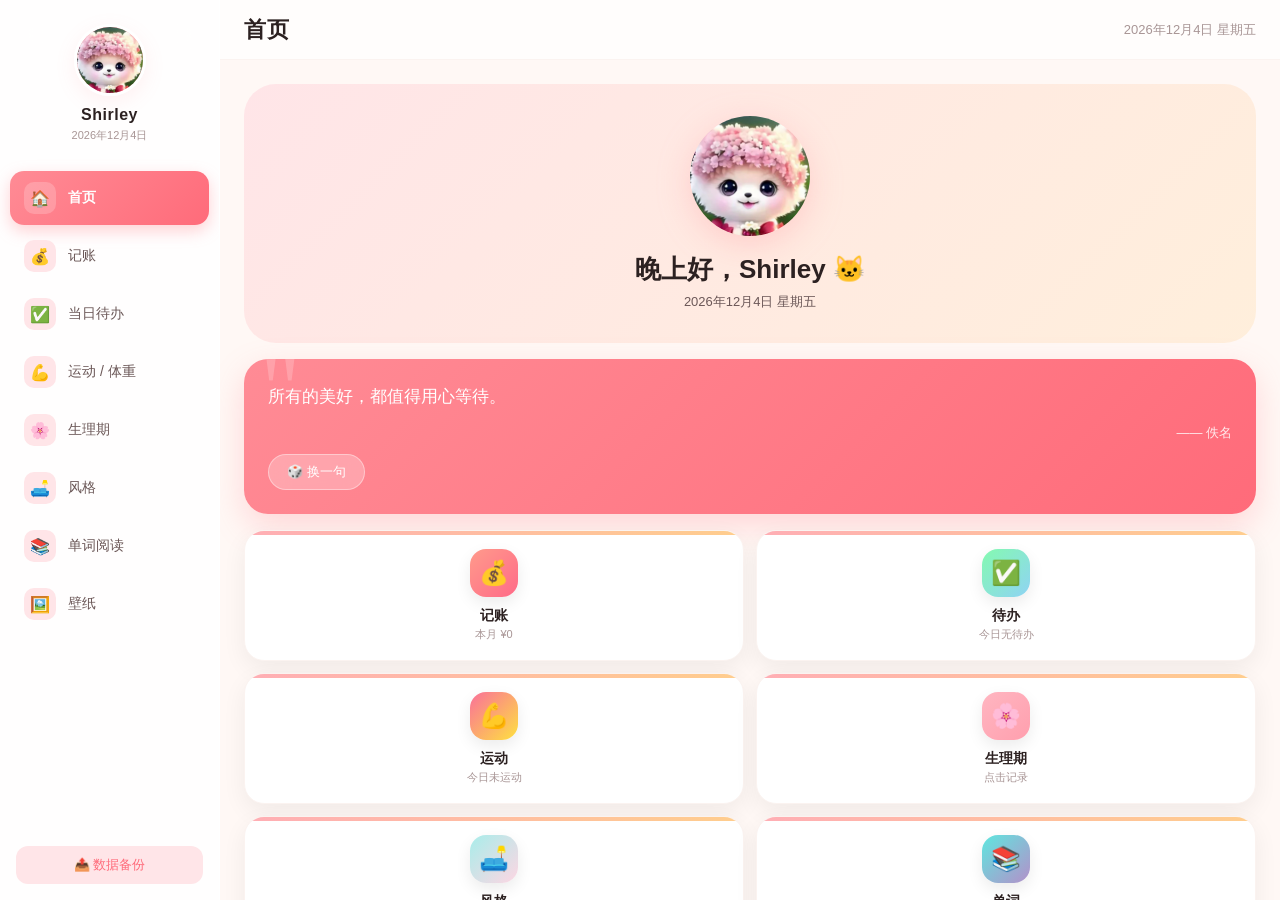
<file: index.html>
<!DOCTYPE html>
<html lang="zh-CN">
<head>
  <meta charset="UTF-8" />
  <meta name="viewport" content="width=device-width, initial-scale=1.0, viewport-fit=cover, maximum-scale=1.0, user-scalable=no" />
  <meta name="apple-mobile-web-app-capable" content="yes" />
  <meta name="mobile-web-app-capable" content="yes" />
  <meta name="apple-mobile-web-app-status-bar-style" content="default" />
  <meta name="apple-mobile-web-app-title" content="Shirley 日记" />
  <meta name="theme-color" content="#7BB5F0" />
  <meta name="description" content="Shirley 的个人综合管理 APP - 记账/待办/运动/生理期/风格/单词/壁纸" />

  <title>Shirley 日记</title>

  <!-- 图标 -->
  <link rel="apple-touch-icon" href="icon-180.png" />
  <link rel="apple-touch-icon" sizes="120x120" href="icon-120.png" />
  <link rel="apple-touch-icon" sizes="167x167" href="icon-167.png" />
  <link rel="apple-touch-icon" sizes="180x180" href="icon-180.png" />
  <link rel="icon" type="image/png" sizes="192x192" href="icon-192.png" />
  <link rel="icon" type="image/png" sizes="512x512" href="icon-512.png" />

  <!-- PWA -->
  <link rel="manifest" href="manifest.json" />
  <link rel="stylesheet" href="styles.css" />
</head>
<body>

  <!-- ===== 左侧导航栏 ===== -->
  <nav class="sidebar" id="sidebar">
    <div class="sidebar-header">
      <div class="sidebar-avatar">
        <img src="icon-180.png" alt="猫猫" />
      </div>
      <div class="sidebar-name">Shirley</div>
      <div class="sidebar-date" id="nav-date"></div>
    </div>

    <ul class="nav-list">
      <li class="nav-item active" data-page="home">
        <span class="nav-icon">🏠</span>
        <span class="nav-text">首页</span>
      </li>
      <li class="nav-item" data-page="finance">
        <span class="nav-icon">💰</span>
        <span class="nav-text">记账</span>
      </li>
      <li class="nav-item" data-page="todo">
        <span class="nav-icon">✅</span>
        <span class="nav-text">当日待办</span>
      </li>
      <li class="nav-item" data-page="fitness">
        <span class="nav-icon">💪</span>
        <span class="nav-text">运动 / 体重</span>
      </li>
      <li class="nav-item" data-page="period">
        <span class="nav-icon">🌸</span>
        <span class="nav-text">生理期</span>
      </li>
      <li class="nav-item" data-page="style">
        <span class="nav-icon">🛋️</span>
        <span class="nav-text">风格</span>
      </li>
      <li class="nav-item" data-page="words">
        <span class="nav-icon">📚</span>
        <span class="nav-text">单词阅读</span>
      </li>
      <li class="nav-item" data-page="wallpaper">
        <span class="nav-icon">🖼️</span>
        <span class="nav-text">壁纸</span>
      </li>
    </ul>

    <div class="sidebar-footer">
      <button class="btn-backup" id="btn-backup">📤 数据备份</button>
    </div>
  </nav>

  <!-- 侧边栏遮罩（移动端） -->
  <div class="sidebar-overlay" id="sidebar-overlay"></div>

  <!-- ===== 主内容区 ===== -->
  <main class="main-content">
    <header class="main-header">
      <button class="menu-toggle" id="menu-toggle">☰</button>
      <h1 class="page-title" id="page-title">首页</h1>
      <span class="header-date" id="header-date"></span>
    </header>

    <div class="page-container" id="page-container">
      <!-- 各页面动态渲染 -->
    </div>
  </main>

  <!-- ===== 首页动态小猫 SVG（定义在 body 层，首页引用） ===== -->
  <script src="app.js"></script>
  <script>
    // ===== 强制清理旧 Service Worker 和缓存，再注册新的 =====
    if ('serviceWorker' in navigator) {
      async function cleanAndRegisterSW() {
        try {
          // 1. 注销所有已注册的 Service Worker
          const regs = await navigator.serviceWorker.getRegistrations();
          for (const reg of regs) {
            await reg.unregister();
            console.log('已注销旧 SW:', reg.scope);
          }
          // 2. 清理所有缓存
          if ('caches' in window) {
            const names = await caches.keys();
            for (const name of names) {
              await caches.delete(name);
              console.log('已删除旧缓存:', name);
            }
          }
        } catch (e) {
          console.warn('清理旧缓存失败:', e);
        }
        // 3. 重新注册新的 Service Worker
        try {
          await navigator.serviceWorker.register('./sw.js');
          console.log('新 SW 注册成功');
        } catch (err) {
          console.warn('SW 注册失败:', err);
        }
      }
      window.addEventListener('load', cleanAndRegisterSW);
    }
  </script>
</body>
</html>
</file>
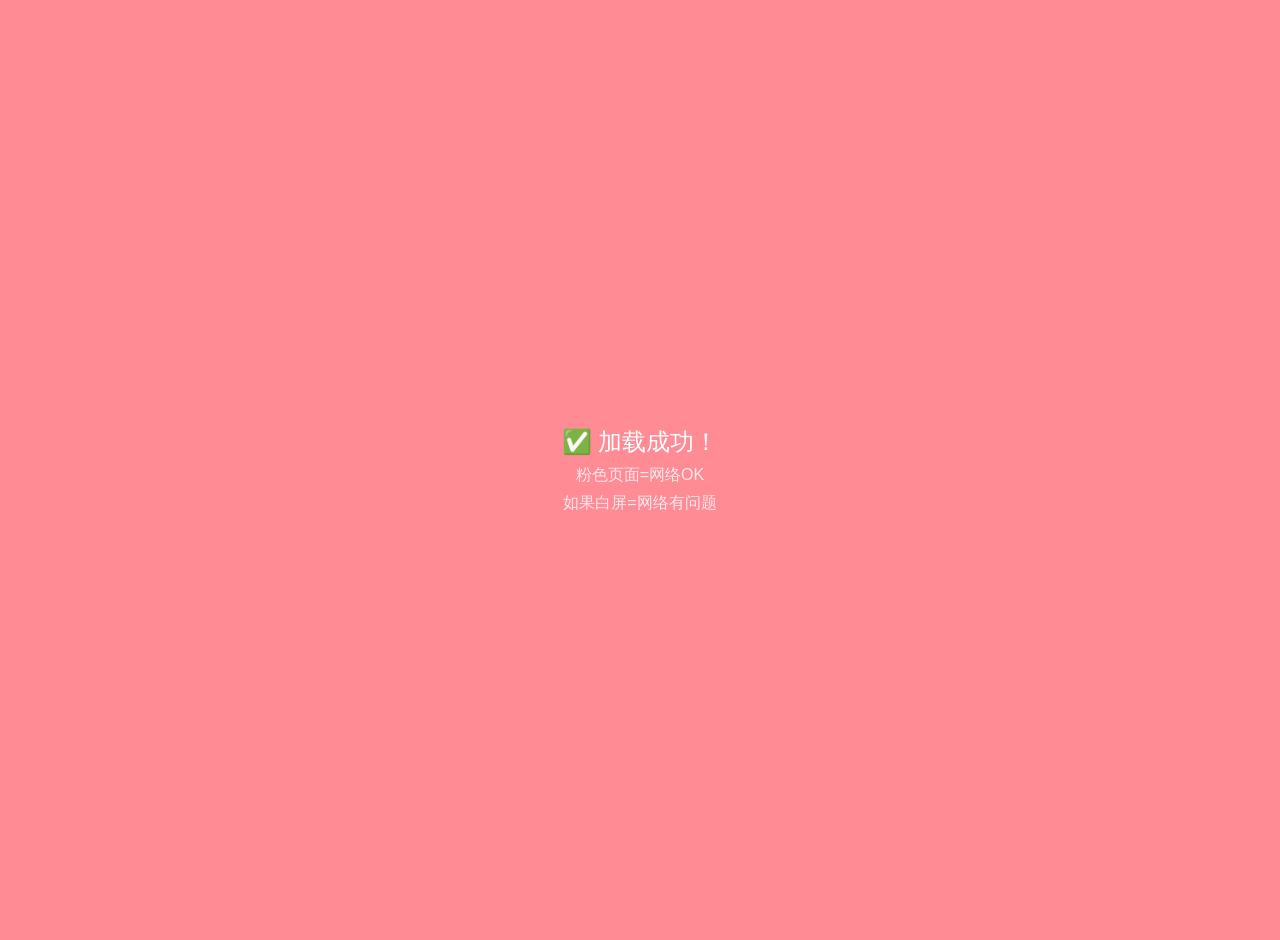
<file: test.html>
<!DOCTYPE html><html><head><meta charset="UTF-8"><meta name="viewport" content="width=device-width,initial-scale=1.0"><title>Test</title><style>body{background:#FF8B95;color:white;font-size:24px;display:flex;align-items:center;justify-content:center;height:100vh;font-family:sans-serif;text-align:center;padding:20px;margin:0;}</style></head><body><div>✅ 加载成功！<br><small style="font-size:16px;opacity:0.8;">粉色页面=网络OK<br>如果白屏=网络有问题</small></div></body></html>
</file>
<file: styles.css>
/* ========================================
   Shirley 日记 - 小红书精致风样式
   配色：粉/米/暖色调，匹配花环小猫主题
   ======================================== */

/* ===== 基础重置 ===== */
* { margin: 0; padding: 0; box-sizing: border-box; -webkit-tap-highlight-color: transparent; }

:root {
  --primary: #FF8B95;            /* 樱花粉 */
  --primary-dark: #FF6B7A;
  --primary-light: #FFB7BD;
  --primary-pale: #FFE5E8;
  --accent: #FFB85C;             /* 暖橙 */
  --accent-light: #FFD9A0;
  --bg-main: #FFF8F5;            /* 暖米白 */
  --bg-card: #FFFFFF;
  --bg-soft: #FFF0EB;
  --text-primary: #2C2121;
  --text-secondary: #6B5757;
  --text-tertiary: #A89595;
  --text-light: #D9CDCD;
  --border: #F5E8E5;
  --border-light: #FBF3F0;
  --success: #6FCF97;
  --warning: #F2C94C;
  --danger: #EB5757;
  --radius-sm: 12px;
  --radius-md: 16px;
  --radius-lg: 20px;
  --radius-xl: 24px;
  --radius-2xl: 32px;
  --shadow-sm: 0 2px 12px rgba(255, 139, 149, 0.08);
  --shadow-md: 0 6px 20px rgba(255, 139, 149, 0.12);
  --shadow-lg: 0 12px 32px rgba(255, 139, 149, 0.16);
  --shadow-card: 0 8px 24px rgba(0, 0, 0, 0.06);
  --shadow-card-hover: 0 12px 32px rgba(0, 0, 0, 0.1);
  --sidebar-w: 220px;
  --header-h: 60px;
}

html, body {
  height: 100%;
  font-family: -apple-system, BlinkMacSystemFont, "PingFang SC", "Helvetica Neue", "Microsoft YaHei", sans-serif;
  font-size: 15px;
  color: var(--text-primary);
  overflow: hidden;
  background: var(--bg-main);
  -webkit-font-smoothing: antialiased;
  transition: background 0.5s ease;
}

/* 壁纸模式 */
body.has-wallpaper {
  background-size: cover;
  background-position: center;
  background-attachment: fixed;
}
body.has-wallpaper::before {
  content: '';
  position: fixed;
  inset: 0;
  background: rgba(255, 248, 245, 0.7);
  z-index: 0;
  backdrop-filter: blur(8px);
  -webkit-backdrop-filter: blur(8px);
}
body.has-wallpaper .sidebar,
body.has-wallpaper .main-content {
  position: relative;
  z-index: 1;
}

/* ===== 布局 ===== */
.sidebar {
  width: var(--sidebar-w);
  height: 100vh;
  height: 100dvh;
  background: rgba(255, 255, 255, 0.85);
  backdrop-filter: blur(20px);
  -webkit-backdrop-filter: blur(20px);
  border-right: 1px solid rgba(255, 255, 255, 0.6);
  display: flex;
  flex-direction: column;
  position: fixed;
  top: 0;
  left: 0;
  z-index: 100;
  transition: transform 0.3s cubic-bezier(0.4, 0, 0.2, 1);
}

.main-content {
  margin-left: var(--sidebar-w);
  height: 100vh;
  height: 100dvh;
  display: flex;
  flex-direction: column;
  min-width: 0;
}

/* ===== 侧边栏 ===== */
.sidebar-header {
  padding: 24px 16px 16px;
  text-align: center;
}

.sidebar-avatar {
  width: 72px;
  height: 72px;
  border-radius: 50%;
  background: linear-gradient(135deg, var(--primary), var(--primary-light));
  display: flex;
  align-items: center;
  justify-content: center;
  margin: 0 auto 10px;
  box-shadow: var(--shadow-md);
  overflow: hidden;
  border: 3px solid white;
}

.sidebar-avatar img {
  width: 100%;
  height: 100%;
  object-fit: cover;
}

.sidebar-name {
  font-size: 16px;
  font-weight: 700;
  color: var(--text-primary);
  letter-spacing: 0.5px;
}

.sidebar-date {
  font-size: 11px;
  color: var(--text-tertiary);
  margin-top: 4px;
  font-weight: 500;
}

.nav-list {
  list-style: none;
  flex: 1;
  overflow-y: auto;
  padding: 12px 10px;
}

.nav-item {
  display: flex;
  align-items: center;
  gap: 12px;
  padding: 11px 14px;
  border-radius: 14px;
  cursor: pointer;
  transition: all 0.2s;
  color: var(--text-secondary);
  font-size: 14px;
  font-weight: 500;
  margin-bottom: 4px;
}

.nav-item:hover {
  background: var(--primary-pale);
  color: var(--primary);
}

.nav-item.active {
  background: linear-gradient(135deg, var(--primary), var(--primary-dark));
  color: white;
  font-weight: 600;
  box-shadow: 0 6px 16px rgba(255, 139, 149, 0.4);
}

.nav-item.active .nav-icon {
  background: rgba(255, 255, 255, 0.2);
}

.nav-icon {
  width: 32px;
  height: 32px;
  display: flex;
  align-items: center;
  justify-content: center;
  font-size: 16px;
  flex-shrink: 0;
  border-radius: 10px;
  background: var(--primary-pale);
  transition: all 0.2s;
}

.sidebar-footer {
  padding: 12px 16px 16px;
}

.btn-backup {
  width: 100%;
  padding: 10px;
  background: var(--primary-pale);
  border: none;
  border-radius: 12px;
  font-size: 13px;
  color: var(--primary-dark);
  cursor: pointer;
  transition: all 0.2s;
  font-weight: 500;
}

.btn-backup:hover {
  background: var(--primary);
  color: white;
}

/* ===== 主头部 ===== */
.main-header {
  height: var(--header-h);
  display: flex;
  align-items: center;
  padding: 0 24px;
  background: rgba(255, 255, 255, 0.7);
  backdrop-filter: blur(20px);
  -webkit-backdrop-filter: blur(20px);
  border-bottom: 1px solid var(--border-light);
  gap: 12px;
  flex-shrink: 0;
  position: sticky;
  top: 0;
  z-index: 50;
}

.menu-toggle {
  display: none;
  background: var(--primary-pale);
  border: none;
  font-size: 20px;
  cursor: pointer;
  color: var(--primary);
  padding: 8px 12px;
  border-radius: 10px;
}

.page-title {
  font-size: 22px;
  font-weight: 800;
  color: var(--text-primary);
  flex: 1;
  letter-spacing: 0.5px;
}

.header-date {
  font-size: 13px;
  color: var(--text-tertiary);
  font-weight: 500;
}

.page-container {
  flex: 1;
  overflow-y: auto;
  padding: 24px;
  -webkit-overflow-scrolling: touch;
}

/* 页面切换动画 */
.page-container > div {
  animation: fadeIn 0.4s ease;
}

@keyframes fadeIn {
  from { opacity: 0; transform: translateY(10px); }
  to { opacity: 1; transform: translateY(0); }
}

/* ===== 通用组件 ===== */
.card {
  background: var(--bg-card);
  border-radius: var(--radius-xl);
  padding: 20px;
  box-shadow: var(--shadow-card);
  margin-bottom: 16px;
  border: 1px solid var(--border-light);
}

.card-title {
  font-size: 17px;
  font-weight: 700;
  margin-bottom: 16px;
  color: var(--text-primary);
  display: flex;
  align-items: center;
  gap: 8px;
  letter-spacing: 0.3px;
}

.btn {
  background: linear-gradient(135deg, var(--primary), var(--primary-dark));
  color: white;
  border: none;
  padding: 11px 20px;
  border-radius: 14px;
  font-size: 14px;
  font-weight: 600;
  cursor: pointer;
  transition: all 0.2s;
  display: inline-flex;
  align-items: center;
  gap: 6px;
  box-shadow: 0 4px 12px rgba(255, 139, 149, 0.3);
}

.btn:hover { transform: translateY(-1px); box-shadow: 0 6px 16px rgba(255, 139, 149, 0.4); }
.btn:active { transform: scale(0.97); }

.btn-secondary {
  background: var(--bg-soft);
  color: var(--text-primary);
  box-shadow: none;
}
.btn-secondary:hover { background: var(--primary-pale); color: var(--primary); }

.btn-danger { background: var(--danger); }
.btn-sm { padding: 7px 14px; font-size: 12px; }

.input, select.input {
  width: 100%;
  padding: 12px 16px;
  border: 1.5px solid var(--border);
  border-radius: 14px;
  font-size: 14px;
  background: var(--bg-card);
  color: var(--text-primary);
  outline: none;
  transition: all 0.2s;
  font-family: inherit;
}

.input:focus {
  border-color: var(--primary);
  background: var(--primary-pale);
  box-shadow: 0 0 0 4px rgba(255, 139, 149, 0.12);
}

.input-row {
  display: flex;
  gap: 10px;
  margin-bottom: 12px;
  flex-wrap: wrap;
}

.input-group {
  display: flex;
  flex-direction: column;
  gap: 6px;
  flex: 1;
  min-width: 120px;
}

.input-group label {
  font-size: 12px;
  color: var(--text-tertiary);
  font-weight: 600;
}

.tag {
  display: inline-flex;
  align-items: center;
  padding: 6px 14px;
  border-radius: 20px;
  font-size: 12px;
  background: var(--bg-soft);
  color: var(--text-secondary);
  cursor: pointer;
  transition: all 0.2s;
  border: 1.5px solid transparent;
  font-weight: 500;
}

.tag:hover { border-color: var(--primary); color: var(--primary); }
.tag.active {
  background: linear-gradient(135deg, var(--primary), var(--primary-dark));
  color: white;
  font-weight: 600;
  box-shadow: 0 4px 12px rgba(255, 139, 149, 0.3);
}

.list-item {
  display: flex;
  align-items: center;
  gap: 12px;
  padding: 14px 0;
  border-bottom: 1px solid var(--border-light);
}

.list-item:last-child { border-bottom: none; }

.empty-state {
  text-align: center;
  padding: 40px 16px;
  color: var(--text-tertiary);
}

.empty-state-icon { font-size: 48px; margin-bottom: 12px; opacity: 0.5; }
.empty-state-text { font-size: 13px; }

/* ===== 首页：小红书风格 ===== */
.home-hero {
  text-align: center;
  padding: 32px 20px 24px;
  background: linear-gradient(135deg, var(--primary-pale), rgba(255, 217, 160, 0.3));
  border-radius: var(--radius-2xl);
  margin-bottom: 16px;
  position: relative;
  overflow: hidden;
}

.home-hero::before {
  content: '';
  position: absolute;
  top: -50%;
  right: -30%;
  width: 250px;
  height: 250px;
  background: radial-gradient(circle, rgba(255, 184, 92, 0.3) 0%, transparent 70%);
}

.home-hero::after {
  content: '';
  position: absolute;
  bottom: -50%;
  left: -30%;
  width: 200px;
  height: 200px;
  background: radial-gradient(circle, rgba(255, 139, 149, 0.2) 0%, transparent 70%);
}

.cat-svg {
  width: 140px;
  height: 140px;
  margin: 0 auto 16px;
  display: block;
  filter: drop-shadow(0 8px 16px rgba(255, 139, 149, 0.3));
  position: relative;
  z-index: 1;
}

@keyframes catSway {
  0%, 100% { transform: rotate(-3deg); }
  50% { transform: rotate(3deg); }
}

.cat-body {
  transform-origin: center bottom;
  animation: catSway 3s ease-in-out infinite;
}

@keyframes blink {
  0%, 90%, 100% { transform: scaleY(1); }
  93%, 97% { transform: scaleY(0.1); }
}

.cat-eye-left, .cat-eye-right {
  transform-origin: center;
  animation: blink 4s infinite;
}

@keyframes tailWag {
  0%, 100% { transform: rotate(0deg); }
  50% { transform: rotate(15deg); }
}

.cat-tail {
  transform-origin: bottom center;
  animation: tailWag 2s ease-in-out infinite;
}

.home-greeting {
  font-size: 26px;
  font-weight: 800;
  color: var(--text-primary);
  margin-bottom: 6px;
  position: relative;
  z-index: 1;
}

.home-date {
  font-size: 13px;
  color: var(--text-secondary);
  margin-bottom: 8px;
  font-weight: 500;
  position: relative;
  z-index: 1;
}

/* 名言卡片 */
.quote-card {
  background: linear-gradient(135deg, var(--primary), var(--primary-dark));
  border-radius: var(--radius-xl);
  padding: 24px;
  color: white;
  box-shadow: 0 12px 32px rgba(255, 139, 149, 0.3);
  margin: 16px 0;
  position: relative;
  overflow: hidden;
}

.quote-card::before {
  content: '"';
  position: absolute;
  top: -20px;
  left: 16px;
  font-size: 100px;
  font-family: Georgia, serif;
  opacity: 0.2;
  line-height: 1;
}

.quote-text {
  font-size: 17px;
  line-height: 1.7;
  margin-bottom: 12px;
  position: relative;
  z-index: 1;
  font-weight: 500;
}

.quote-source {
  font-size: 13px;
  opacity: 0.85;
  text-align: right;
  font-weight: 500;
}

.quote-refresh {
  background: rgba(255,255,255,0.25);
  border: 1px solid rgba(255,255,255,0.4);
  color: white;
  padding: 8px 18px;
  border-radius: 20px;
  font-size: 13px;
  cursor: pointer;
  margin-top: 12px;
  transition: all 0.2s;
  font-weight: 500;
  backdrop-filter: blur(10px);
}

.quote-refresh:hover { background: rgba(255,255,255,0.35); }

/* 首页快捷入口 - 双列卡片 */
.quick-grid {
  display: grid;
  grid-template-columns: 1fr 1fr;
  gap: 12px;
}

.quick-tile {
  background: var(--bg-card);
  border-radius: var(--radius-lg);
  padding: 18px 14px;
  text-align: center;
  cursor: pointer;
  transition: all 0.3s;
  box-shadow: var(--shadow-card);
  border: 1px solid var(--border-light);
  position: relative;
  overflow: hidden;
}

.quick-tile::before {
  content: '';
  position: absolute;
  top: 0;
  left: 0;
  right: 0;
  height: 4px;
  background: linear-gradient(90deg, var(--primary), var(--accent));
  opacity: 0.7;
}

.quick-tile:hover {
  transform: translateY(-3px);
  box-shadow: var(--shadow-card-hover);
}
.quick-tile:active { transform: scale(0.96); }

.quick-icon {
  width: 48px;
  height: 48px;
  border-radius: 16px;
  display: flex;
  align-items: center;
  justify-content: center;
  font-size: 24px;
  margin: 0 auto 10px;
  box-shadow: 0 6px 16px rgba(0, 0, 0, 0.08);
}

.quick-name {
  font-size: 14px;
  color: var(--text-primary);
  font-weight: 600;
  margin-bottom: 2px;
}

.quick-stat {
  font-size: 11px;
  color: var(--text-tertiary);
  font-weight: 500;
}

/* ===== 记账模块 ===== */
.finance-summary {
  display: grid;
  grid-template-columns: 1fr 1fr 1fr;
  gap: 12px;
  margin-bottom: 16px;
}

.summary-card {
  background: var(--bg-card);
  border-radius: var(--radius-lg);
  padding: 16px 12px;
  box-shadow: var(--shadow-card);
  text-align: center;
  border: 1px solid var(--border-light);
  position: relative;
  overflow: hidden;
}

.summary-card::before {
  content: '';
  position: absolute;
  top: 0;
  left: 0;
  right: 0;
  height: 3px;
}

.summary-card:nth-child(1)::before { background: linear-gradient(90deg, #EB5757, #FF6B7A); }
.summary-card:nth-child(2)::before { background: linear-gradient(90deg, #6FCF97, #27AE60); }
.summary-card:nth-child(3)::before { background: linear-gradient(90deg, var(--primary), var(--accent)); }

.summary-label {
  font-size: 12px;
  color: var(--text-tertiary);
  margin-bottom: 6px;
  font-weight: 500;
}

.summary-value {
  font-size: 20px;
  font-weight: 800;
}

.summary-value.expense { color: var(--danger); }
.summary-value.income { color: var(--success); }
.summary-value.balance { color: var(--primary-dark); }

.chart-container {
  position: relative;
  margin: 12px 0;
}

.pie-chart {
  display: flex;
  align-items: center;
  gap: 24px;
  flex-wrap: wrap;
  justify-content: center;
}

.pie-legend {
  display: flex;
  flex-direction: column;
  gap: 8px;
}

.legend-item {
  display: flex;
  align-items: center;
  gap: 8px;
  font-size: 13px;
  font-weight: 500;
}

.legend-color {
  width: 12px;
  height: 12px;
  border-radius: 4px;
}

.bar-chart {
  display: flex;
  align-items: flex-end;
  height: 130px;
  gap: 6px;
  padding: 12px 0;
}

.bar-item {
  flex: 1;
  display: flex;
  flex-direction: column;
  align-items: center;
  gap: 6px;
}

.bar {
  width: 80%;
  background: linear-gradient(180deg, var(--primary), var(--primary-light));
  border-radius: 6px 6px 0 0;
  min-height: 3px;
  transition: height 0.6s ease;
  box-shadow: 0 -4px 12px rgba(255, 139, 149, 0.2);
}

.bar-label { font-size: 10px; color: var(--text-tertiary); font-weight: 500; }

.expense-item {
  display: flex;
  align-items: center;
  gap: 12px;
  padding: 14px;
  border-radius: var(--radius-md);
  background: var(--bg-soft);
  margin-bottom: 8px;
  transition: all 0.2s;
}

.expense-item:hover { background: var(--primary-pale); transform: translateX(4px); }

.expense-icon {
  width: 44px;
  height: 44px;
  border-radius: 14px;
  display: flex;
  align-items: center;
  justify-content: center;
  font-size: 20px;
  flex-shrink: 0;
}

.expense-info { flex: 1; min-width: 0; }
.expense-cat { font-size: 14px; font-weight: 600; }
.expense-note {
  font-size: 12px;
  color: var(--text-tertiary);
  overflow: hidden;
  text-overflow: ellipsis;
  white-space: nowrap;
  margin-top: 2px;
}
.expense-amount { font-size: 16px; font-weight: 700; color: var(--danger); }
.expense-date { font-size: 11px; color: var(--text-tertiary); margin-top: 2px; }

/* ===== 待办模块 ===== */
.todo-item {
  display: flex;
  align-items: center;
  gap: 12px;
  padding: 14px 16px;
  border-radius: var(--radius-md);
  background: var(--bg-soft);
  margin-bottom: 8px;
  transition: all 0.2s;
  border: 1.5px solid transparent;
}

.todo-item:hover { background: var(--primary-pale); border-color: var(--primary-pale); }

.todo-number {
  width: 26px;
  height: 26px;
  border-radius: 50%;
  background: linear-gradient(135deg, var(--primary), var(--primary-dark));
  color: white;
  font-size: 12px;
  font-weight: 700;
  display: flex;
  align-items: center;
  justify-content: center;
  flex-shrink: 0;
  box-shadow: 0 2px 8px rgba(255, 139, 149, 0.3);
}

.todo-text {
  flex: 1;
  font-size: 14px;
  transition: all 0.2s;
  font-weight: 500;
}

.todo-text.done {
  text-decoration: line-through;
  color: var(--text-tertiary);
}

.todo-checkbox {
  width: 24px;
  height: 24px;
  border: 2px solid var(--border);
  border-radius: 8px;
  cursor: pointer;
  display: flex;
  align-items: center;
  justify-content: center;
  flex-shrink: 0;
  transition: all 0.2s;
  background: white;
}

.todo-checkbox.checked {
  background: linear-gradient(135deg, var(--success), #56C271);
  border-color: var(--success);
  color: white;
  font-size: 14px;
  font-weight: 700;
  box-shadow: 0 4px 12px rgba(111, 207, 151, 0.3);
}

.todo-delete {
  background: none;
  border: none;
  color: var(--text-light);
  cursor: pointer;
  font-size: 18px;
  padding: 4px 8px;
  transition: color 0.2s;
  border-radius: 8px;
}

.todo-delete:hover { color: var(--danger); background: rgba(235, 87, 87, 0.1); }

/* ===== 运动体重模块 ===== */
.weight-display {
  display: flex;
  gap: 14px;
  justify-content: center;
  margin: 16px 0;
}

.weight-card {
  background: linear-gradient(135deg, var(--primary-pale), rgba(255, 217, 160, 0.2));
  border-radius: var(--radius-lg);
  padding: 18px 24px;
  text-align: center;
  flex: 1;
  max-width: 180px;
  border: 1.5px solid var(--primary-pale);
}

.weight-label { font-size: 12px; color: var(--text-tertiary); margin-bottom: 6px; font-weight: 500; }
.weight-value { font-size: 30px; font-weight: 800; color: var(--primary-dark); letter-spacing: -0.5px; }
.weight-unit { font-size: 14px; color: var(--text-tertiary); font-weight: 500; }
.weight-diff { font-size: 12px; margin-top: 6px; font-weight: 600; }
.weight-diff.down { color: var(--success); }
.weight-diff.up { color: var(--danger); }

/* ===== 生理期模块 ===== */
.period-calendar {
  display: grid;
  grid-template-columns: repeat(7, 1fr);
  gap: 6px;
  margin: 12px 0;
}

.calendar-header {
  text-align: center;
  font-size: 11px;
  font-weight: 700;
  color: var(--text-tertiary);
  padding: 4px 0;
  letter-spacing: 0.5px;
}

.calendar-day {
  aspect-ratio: 1;
  display: flex;
  align-items: center;
  justify-content: center;
  border-radius: 10px;
  font-size: 13px;
  cursor: pointer;
  transition: all 0.2s;
  position: relative;
  font-weight: 500;
}

.calendar-day:hover { background: var(--bg-soft); }
.calendar-day.empty { cursor: default; }
.calendar-day.today {
  border: 2px solid var(--primary);
  font-weight: 800;
  color: var(--primary-dark);
}
.calendar-day.period {
  background: linear-gradient(135deg, var(--primary), var(--primary-dark));
  color: white;
  font-weight: 700;
  box-shadow: 0 4px 12px rgba(255, 139, 149, 0.4);
}
.calendar-day.predicted {
  background: rgba(255, 139, 149, 0.2);
  color: var(--primary-dark);
  font-weight: 600;
  border: 1.5px dashed var(--primary);
}

.period-info {
  display: flex;
  gap: 12px;
  flex-wrap: wrap;
  margin-top: 14px;
}

.info-pill {
  background: var(--bg-soft);
  border-radius: 20px;
  padding: 8px 16px;
  font-size: 13px;
  display: flex;
  align-items: center;
  gap: 6px;
  font-weight: 500;
}

/* ===== 风格模块 ===== */
.style-grid {
  display: grid;
  grid-template-columns: 1fr 1fr;
  gap: 14px;
}

.style-card {
  background: var(--bg-card);
  border-radius: var(--radius-xl);
  overflow: hidden;
  box-shadow: var(--shadow-card);
  transition: all 0.3s;
  cursor: pointer;
  border: 1px solid var(--border-light);
}

.style-card:hover {
  transform: translateY(-4px);
  box-shadow: var(--shadow-card-hover);
}
.style-card:active { transform: scale(0.97); }

.style-image {
  width: 100%;
  aspect-ratio: 4/3;
  display: flex;
  align-items: center;
  justify-content: center;
  font-size: 48px;
  overflow: hidden;
  position: relative;
}

/* 8 种预设风格的模拟背景图 */
.style-img-modern    { background: linear-gradient(135deg, #E8E8E8 0%, #D0D0D0 25%, #F5F5F5 50%, #C8C8C8 75%, #E0E0E0 100%); }
.style-img-nordic    { background: linear-gradient(135deg, #F5E6D3 0%, #E8D5B7 30%, #A8C8A0 60%, #8BB88A 100%); }
.style-img-japanese  { background: linear-gradient(135deg, #E8D5B7 0%, #D4C4A8 30%, #C9B99A 60%, #B8A88A 100%); }
.style-img-chinese   { background: linear-gradient(135deg, #8B4513 0%, #A0522D 25%, #CD853F 50%, #8B0000 75%, #654321 100%); }
.style-img-luxury    { background: linear-gradient(135deg, #F5F0EB 0%, #D4C5B9 20%, #C9A96E 40%, #E8DDD0 60%, #BFA87E 80%, #F0EBE3 100%); }
.style-img-french    { background: linear-gradient(135deg, #FFF8F0 0%, #F5E6D8 25%, #FFE4C4 50%, #FAEBD7 75%, #FFF5EE 100%); }
.style-img-industrial { background: linear-gradient(135deg, #808080 0%, #696969 25%, #A9A9A9 50%, #708090 75%, #5C5C5C 100%); }
.style-img-cream     { background: linear-gradient(135deg, #FFF8F0 0%, #FFF0E0 30%, #FFE8D6 60%, #FDE8D0 100%); }

/* 预设风格上的装饰元素 */
.style-image::after {
  content: '';
  position: absolute;
  inset: 0;
  background: radial-gradient(ellipse at 30% 20%, rgba(255,255,255,0.4) 0%, transparent 60%),
              radial-gradient(ellipse at 70% 80%, rgba(0,0,0,0.05) 0%, transparent 50%);
  pointer-events: none;
}

.style-image img { width: 100%; height: 100%; object-fit: cover; position: relative; z-index: 1; }

.style-info { padding: 14px; }
.style-name { font-size: 15px; font-weight: 700; margin-bottom: 4px; }
.style-desc {
  font-size: 12px;
  color: var(--text-tertiary);
  line-height: 1.5;
  margin-bottom: 8px;
  display: -webkit-box;
  -webkit-line-clamp: 2;
  -webkit-box-orient: vertical;
  overflow: hidden;
}
.style-budget {
  font-size: 13px;
  color: var(--primary-dark);
  font-weight: 700;
  display: inline-block;
  background: var(--primary-pale);
  padding: 3px 10px;
  border-radius: 10px;
}
.style-card-arrow {
  position: absolute;
  top: 10px;
  right: 10px;
  width: 28px;
  height: 28px;
  background: rgba(255,255,255,0.85);
  border-radius: 50%;
  display: flex;
  align-items: center;
  justify-content: center;
  font-size: 14px;
  color: var(--primary);
  z-index: 2;
  box-shadow: 0 2px 8px rgba(0,0,0,0.1);
}

/* ===== 风格详情页 ===== */
.style-detail {
  animation: fadeIn 0.3s ease;
}

.style-detail-back {
  display: inline-flex;
  align-items: center;
  gap: 6px;
  padding: 8px 16px;
  background: var(--bg-soft);
  border: none;
  border-radius: 12px;
  font-size: 14px;
  color: var(--text-secondary);
  cursor: pointer;
  margin-bottom: 16px;
  font-weight: 500;
  transition: all 0.2s;
}
.style-detail-back:hover { background: var(--primary-pale); color: var(--primary); }

.style-detail-hero {
  width: 100%;
  aspect-ratio: 16/9;
  border-radius: var(--radius-xl);
  overflow: hidden;
  margin-bottom: 16px;
  position: relative;
  box-shadow: var(--shadow-md);
}

.style-detail-hero img { width: 100%; height: 100%; object-fit: cover; }

.style-detail-meta {
  margin-bottom: 20px;
}
.style-detail-meta .style-name {
  font-size: 22px;
  font-weight: 800;
  margin-bottom: 6px;
}
.style-detail-meta .style-desc {
  font-size: 14px;
  color: var(--text-secondary);
  line-height: 1.7;
  -webkit-line-clamp: unset;
  overflow: visible;
  margin-bottom: 12px;
}
.style-detail-meta .style-budget {
  font-size: 14px;
  margin-right: 8px;
}

/* 风格图片画廊 */
.style-gallery {
  display: grid;
  grid-template-columns: repeat(3, 1fr);
  gap: 8px;
  margin: 12px 0;
}

.style-gallery-item {
  aspect-ratio: 1;
  border-radius: var(--radius-md);
  overflow: hidden;
  position: relative;
  cursor: pointer;
  box-shadow: var(--shadow-sm);
  transition: all 0.2s;
}
.style-gallery-item:hover { transform: scale(1.03); }
.style-gallery-item img { width: 100%; height: 100%; object-fit: cover; }
.style-gallery-item .gallery-delete {
  position: absolute;
  top: 4px;
  right: 4px;
  width: 22px;
  height: 22px;
  background: rgba(235,87,87,0.9);
  color: white;
  border: none;
  border-radius: 50%;
  font-size: 12px;
  cursor: pointer;
  display: flex;
  align-items: center;
  justify-content: center;
  opacity: 0;
  transition: opacity 0.2s;
}
.style-gallery-item:hover .gallery-delete { opacity: 1; }

.style-gallery-add {
  aspect-ratio: 1;
  border-radius: var(--radius-md);
  border: 2px dashed var(--border);
  display: flex;
  flex-direction: column;
  align-items: center;
  justify-content: center;
  gap: 6px;
  cursor: pointer;
  color: var(--text-tertiary);
  transition: all 0.2s;
  font-size: 13px;
  background: var(--bg-soft);
}
.style-gallery-add:hover {
  border-color: var(--primary);
  color: var(--primary);
  background: var(--primary-pale);
}
.style-gallery-add .add-icon { font-size: 28px; }

/* 风格备注时间线 */
.style-notes-timeline {
  position: relative;
  padding-left: 24px;
}
.style-notes-timeline::before {
  content: '';
  position: absolute;
  left: 8px;
  top: 4px;
  bottom: 4px;
  width: 2px;
  background: var(--border);
  border-radius: 1px;
}

.style-note-item {
  position: relative;
  margin-bottom: 16px;
  padding-left: 4px;
}
.style-note-item::before {
  content: '';
  position: absolute;
  left: -20px;
  top: 6px;
  width: 10px;
  height: 10px;
  background: var(--primary);
  border-radius: 50%;
  border: 2px solid white;
  box-shadow: 0 0 0 2px var(--primary);
}

.style-note-time {
  font-size: 11px;
  color: var(--text-tertiary);
  margin-bottom: 4px;
  font-weight: 500;
}

.style-note-content {
  background: var(--bg-soft);
  border-radius: var(--radius-md);
  padding: 12px 14px;
  font-size: 14px;
  line-height: 1.6;
  color: var(--text-primary);
  white-space: pre-wrap;
  word-break: break-word;
}

.style-note-delete {
  background: none;
  border: none;
  color: var(--text-light);
  cursor: pointer;
  font-size: 14px;
  padding: 2px 6px;
  margin-top: 4px;
  transition: color 0.2s;
  float: right;
}
.style-note-delete:hover { color: var(--danger); }

.style-note-input-row {
  display: flex;
  gap: 8px;
  margin-top: 16px;
  align-items: flex-end;
}
.style-note-input-row textarea {
  flex: 1;
  min-height: 60px;
}

/* ===== 单词阅读模块 ===== */
.book-card {
  background: linear-gradient(135deg, var(--primary), var(--primary-dark));
  border-radius: var(--radius-xl);
  padding: 22px;
  color: white;
  margin-bottom: 16px;
  box-shadow: 0 12px 32px rgba(255, 139, 149, 0.3);
  position: relative;
  overflow: hidden;
}

.book-card::before {
  content: '';
  position: absolute;
  top: -50%;
  right: -30%;
  width: 250px;
  height: 250px;
  background: radial-gradient(circle, rgba(255, 255, 255, 0.15) 0%, transparent 70%);
}

.book-title {
  font-size: 20px;
  font-weight: 800;
  margin-bottom: 4px;
  position: relative;
  z-index: 1;
}
.book-author {
  font-size: 13px;
  opacity: 0.9;
  margin-bottom: 12px;
  position: relative;
  z-index: 1;
}
.book-desc {
  font-size: 14px;
  line-height: 1.7;
  opacity: 0.95;
  position: relative;
  z-index: 1;
}
.book-reason {
  font-size: 13px;
  margin-top: 12px;
  padding: 12px 14px;
  background: rgba(255,255,255,0.18);
  border-radius: 14px;
  backdrop-filter: blur(10px);
  position: relative;
  z-index: 1;
}

.word-card {
  background: var(--bg-card);
  border-radius: var(--radius-lg);
  padding: 16px 18px;
  margin-bottom: 10px;
  box-shadow: var(--shadow-card);
  display: flex;
  align-items: flex-start;
  gap: 12px;
  transition: all 0.2s;
  border: 1px solid var(--border-light);
}

.word-card:hover {
  box-shadow: var(--shadow-card-hover);
  transform: translateY(-2px);
}
.word-card.mastered { opacity: 0.55; }

.word-content { flex: 1; }
.word-term { font-size: 17px; font-weight: 800; color: var(--primary-dark); }
.word-phonetic { font-size: 12px; color: var(--text-tertiary); margin-left: 8px; font-family: 'Lucida Sans Unicode', sans-serif; }
.word-meaning { font-size: 13px; color: var(--text-secondary); margin-top: 4px; font-weight: 500; }
.word-example {
  font-size: 12px;
  color: var(--text-tertiary);
  margin-top: 6px;
  font-style: italic;
  padding-left: 10px;
  border-left: 3px solid var(--primary-pale);
}

.word-status {
  width: 32px;
  height: 32px;
  border-radius: 50%;
  border: 2px solid var(--border);
  cursor: pointer;
  display: flex;
  align-items: center;
  justify-content: center;
  flex-shrink: 0;
  font-size: 14px;
  font-weight: 700;
  transition: all 0.2s;
  background: white;
}

.word-status.mastered {
  background: linear-gradient(135deg, var(--success), #56C271);
  border-color: var(--success);
  color: white;
  box-shadow: 0 4px 12px rgba(111, 207, 151, 0.3);
}

.progress-bar {
  height: 10px;
  background: var(--bg-soft);
  border-radius: 6px;
  overflow: hidden;
  margin: 8px 0;
}

.progress-fill {
  height: 100%;
  background: linear-gradient(90deg, var(--primary), var(--accent));
  border-radius: 6px;
  transition: width 0.6s ease;
  box-shadow: 0 2px 6px rgba(255, 139, 149, 0.3);
}

/* ===== 壁纸模块 ===== */
.wallpaper-section-title {
  font-size: 14px;
  font-weight: 700;
  color: var(--text-secondary);
  margin: 16px 0 12px;
  padding-left: 4px;
  display: flex;
  align-items: center;
  gap: 6px;
}

.wallpaper-section-title:first-child { margin-top: 0; }

.wallpaper-grid {
  display: grid;
  grid-template-columns: 1fr 1fr;
  gap: 12px;
}

.wallpaper-tile {
  aspect-ratio: 9/16;
  border-radius: var(--radius-lg);
  overflow: hidden;
  cursor: pointer;
  position: relative;
  transition: all 0.3s;
  box-shadow: var(--shadow-card);
  border: 2px solid transparent;
}

.wallpaper-tile:hover {
  transform: translateY(-3px) scale(1.02);
  box-shadow: var(--shadow-card-hover);
}

.wallpaper-tile.active {
  border-color: var(--primary);
  box-shadow: 0 8px 24px rgba(255, 139, 149, 0.4);
}

.wallpaper-tile img { width: 100%; height: 100%; object-fit: cover; }

.wallpaper-tile.active::after {
  content: '✓';
  position: absolute;
  top: 8px;
  right: 8px;
  width: 28px;
  height: 28px;
  background: linear-gradient(135deg, var(--primary), var(--primary-dark));
  color: white;
  border-radius: 50%;
  display: flex;
  align-items: center;
  justify-content: center;
  font-size: 14px;
  font-weight: 700;
  box-shadow: 0 4px 12px rgba(255, 139, 149, 0.4);
}

.wallpaper-tile.starred::before {
  content: '⭐';
  position: absolute;
  top: 8px;
  left: 8px;
  font-size: 18px;
  filter: drop-shadow(0 2px 4px rgba(0,0,0,0.3));
}

.wallpaper-name {
  position: absolute;
  bottom: 0;
  left: 0;
  right: 0;
  padding: 10px 12px;
  background: linear-gradient(transparent, rgba(0,0,0,0.5));
  color: white;
  font-size: 12px;
  font-weight: 600;
}

/* ===== 模态框 ===== */
.modal-overlay {
  position: fixed;
  inset: 0;
  background: rgba(0, 0, 0, 0.45);
  z-index: 500;
  display: flex;
  align-items: center;
  justify-content: center;
  padding: 20px;
  animation: fadeIn 0.2s;
  backdrop-filter: blur(4px);
}

.modal {
  background: var(--bg-card);
  border-radius: var(--radius-2xl);
  padding: 24px;
  width: 100%;
  max-width: 420px;
  max-height: 85vh;
  overflow-y: auto;
  box-shadow: var(--shadow-lg);
}

.modal-title {
  font-size: 18px;
  font-weight: 700;
  margin-bottom: 16px;
}

.modal-actions {
  display: flex;
  gap: 8px;
  margin-top: 16px;
  justify-content: flex-end;
}

/* ===== 侧边栏遮罩 ===== */
.sidebar-overlay {
  position: fixed;
  inset: 0;
  background: rgba(0, 0, 0, 0.5);
  z-index: 99;
  opacity: 0;
  pointer-events: none;
  transition: opacity 0.3s;
  backdrop-filter: blur(2px);
}

.sidebar-overlay.active { opacity: 1; pointer-events: auto; }

/* ===== 响应式：移动端 ===== */
@media (max-width: 768px) {
  .sidebar {
    transform: translateX(-100%);
    box-shadow: var(--shadow-lg);
  }

  .sidebar.open { transform: translateX(0); }

  .menu-toggle { display: block; }

  .main-content { margin-left: 0; }

  .main-header { padding: 0 16px; }

  .page-title { font-size: 18px; }

  .page-container { padding: 16px; }

  .finance-summary { grid-template-columns: 1fr; }

  .home-greeting { font-size: 22px; }

  .cat-svg { width: 110px; height: 110px; }

  .wallpaper-grid { grid-template-columns: 1fr 1fr; gap: 10px; }
}

@media (max-width: 480px) {
  .finance-summary { grid-template-columns: 1fr 1fr; }
  .summary-card:nth-child(3) { grid-column: 1 / -1; }
}

/* iPhone 安全区 */
@supports (padding: max(0px)) {
  .main-header {
    padding-top: max(0px, env(safe-area-inset-top));
    height: calc(var(--header-h) + env(safe-area-inset-top));
  }
  .page-container {
    padding-bottom: max(24px, env(safe-area-inset-bottom));
  }
  .sidebar-footer {
    padding-bottom: max(16px, env(safe-area-inset-bottom));
  }
}
</file>
